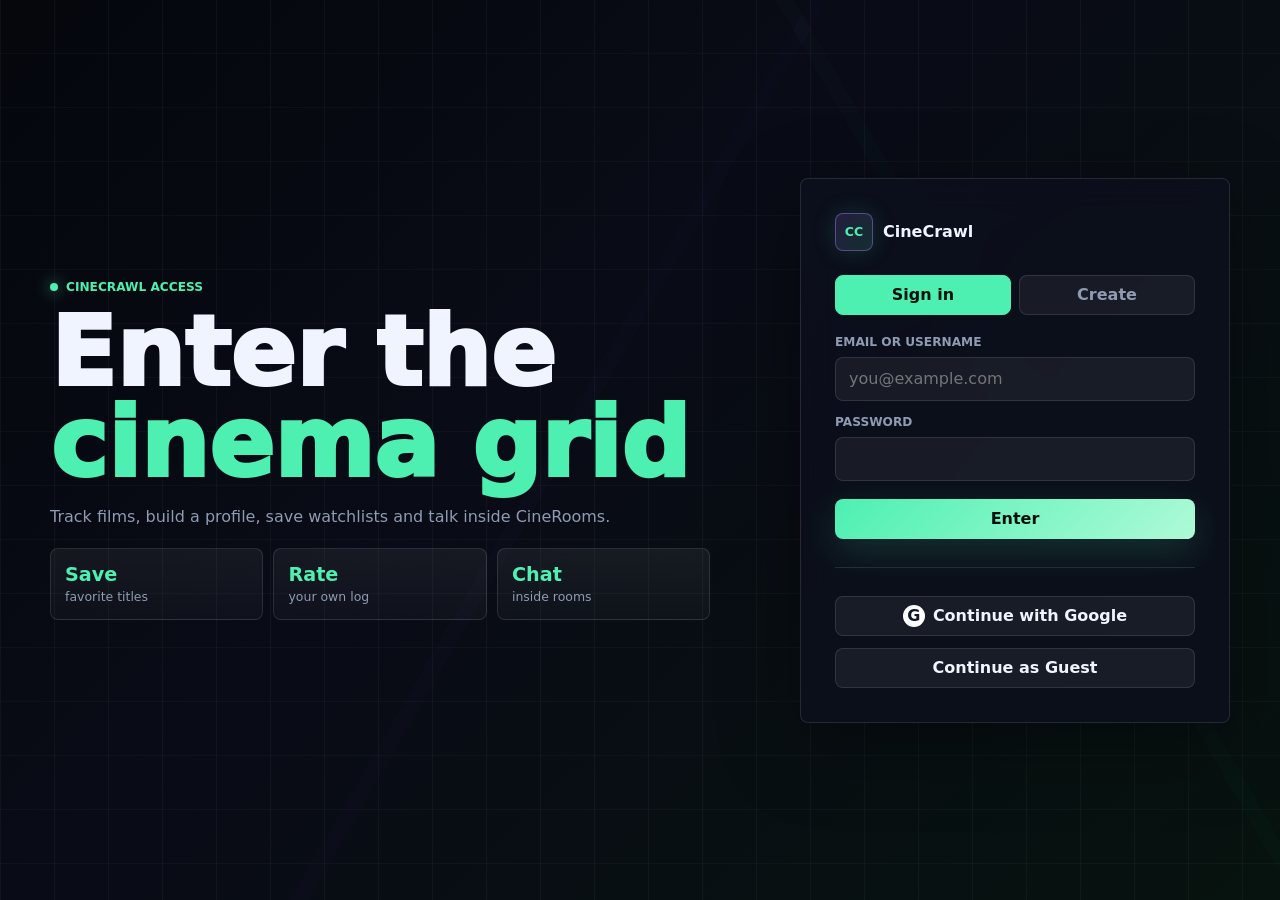
<file: index.html>
<!DOCTYPE html>
<html lang="en">
<head>
  <meta charset="UTF-8">
  <meta name="viewport" content="width=device-width, initial-scale=1">
  <title>CineCrawl | Home</title>
  <link rel="stylesheet" href="style.css">
  <script src="script.js" defer></script>
</head>
<body data-page="home">
  <nav class="navbar">
    <a href="index.html" class="logo"><span class="logo-mark">CC</span><span>CineCrawl</span></a>
    <button class="icon-button nav-toggle" type="button" data-action="toggle-nav">Menu</button>
    <div class="nav-links">
      <a href="index.html">Home</a>
      <a href="crawl.html">The Crawl</a>
      <a href="chatrooms.html">CineRooms</a>
      <a href="results.html?mode=upcoming">Upcoming</a>
    </div>
    <div class="nav-tools">
      <div class="nav-search">
        <span class="search-icon">S</span>
        <input type="search" id="searchInput" placeholder="Search movies" autocomplete="off">
        <div class="search-dropdown" id="searchDropdown"></div>
      </div>
      <a href="profile.html" aria-label="Profile"><img id="navAvatar" class="avatar-link" src="" alt=""></a>
      <button class="btn-secondary" type="button" data-action="logout">Exit</button>
    </div>
  </nav>

  <main class="page-shell">
    <section class="hero">
      <div>
        <span class="eyebrow">Cinematic discovery grid</span>
        <h1 class="hero-title">Track the signal inside your <span>movie universe</span></h1>
        <p class="hero-copy">Find movies by mood, studio, release window and community taste. Build a watchlist that moves from classics to fresh premieres without losing the thread.</p>
        <div class="hero-actions">
          <a href="crawl.html" class="btn-primary">Start The Crawl</a>
          <a href="results.html?mode=upcoming" class="btn-secondary">Upcoming Movies</a>
          <a href="chatrooms.html" class="btn-secondary">Open CineRooms</a>
        </div>
        <div class="stats-strip">
          <div class="stat-tile"><strong>4</strong><span>movie lanes</span></div>
          <div class="stat-tile"><strong>12</strong><span>studio portals</span></div>
          <div class="stat-tile"><strong>24h</strong><span>watchlist momentum</span></div>
        </div>
      </div>
      <div class="hero-visual">
        <div class="poster-mosaic" id="heroPosters"></div>
      </div>
    </section>

    <section class="section">
      <div class="section-head">
        <div>
          <span class="eyebrow">Studios</span>
          <h2 class="section-title">Explore <span>universes</span></h2>
        </div>
      </div>
      <div class="studio-grid" id="studioGrid"></div>
    </section>

    <section class="section">
      <div class="section-head">
        <div>
          <span class="eyebrow">Weekly pulse</span>
          <h2 class="section-title">Trending <span>now</span></h2>
        </div>
        <a href="results.html?mode=trending" class="btn-secondary">See all</a>
      </div>
      <div class="movie-row" id="trendingRow"></div>
    </section>

    <section class="section">
      <div class="section-head">
        <div>
          <span class="eyebrow">Release watch</span>
          <h2 class="section-title">Upcoming <span>movies</span></h2>
        </div>
        <a href="results.html?mode=upcoming" class="btn-secondary">See all</a>
      </div>
      <div class="movie-row" id="upcomingRow"></div>
    </section>

    <section class="section">
      <div class="section-head">
        <div>
          <span class="eyebrow">Long-term signal</span>
          <h2 class="section-title">Top <span>rated</span></h2>
        </div>
        <a href="results.html?mode=toprated" class="btn-secondary">See all</a>
      </div>
      <div class="movie-row" id="topRatedRow"></div>
    </section>

    <section class="section">
      <div class="section-head">
        <div>
          <span class="eyebrow">Evergreen</span>
          <h2 class="section-title">Classics <span>matrix</span></h2>
        </div>
      </div>
      <div class="filter-bar" id="evergreenTabs"></div>
      <div class="poster-grid" id="evergreenGrid"></div>
    </section>

    <section class="section">
      <div class="section-head">
        <div>
          <span class="eyebrow">Community</span>
          <h2 class="section-title">CineRooms <span>online</span></h2>
        </div>
        <a href="chatrooms.html" class="btn-secondary">Browse rooms</a>
      </div>
      <div class="room-preview-grid" id="roomsPreview"></div>
    </section>

    <section class="section">
      <div class="section-head">
        <div>
          <span class="eyebrow">Current lane</span>
          <h2 class="section-title">Now <span>playing</span></h2>
        </div>
        <a href="results.html?mode=nowplaying" class="btn-secondary">See all</a>
      </div>
      <div class="movie-row" id="nowPlayingRow"></div>
    </section>
  </main>
</body>
</html>
</file>
<file: style.css>
:root {
  --bg: #05070d;
  --bg-soft: #090d16;
  --panel: rgba(15, 20, 34, 0.86);
  --panel-solid: #101622;
  --panel-2: #151d2d;
  --line: rgba(226, 234, 255, 0.12);
  --line-strong: rgba(164, 117, 255, 0.45);
  --text: #eff4ff;
  --muted: #8f9bb3;
  --muted-2: #647089;
  --violet: #a475ff;
  --violet-soft: rgba(164, 117, 255, 0.16);
  --mint: #4df0b1;
  --mint-soft: rgba(77, 240, 177, 0.14);
  --warning: #f2c75f;
  --danger: #ff5d84;
  --shadow: 0 22px 80px rgba(0, 0, 0, 0.38);
  --radius: 8px;
  --nav-h: 72px;
  --content: min(1180px, calc(100vw - 32px));
  color-scheme: dark;
}

* {
  box-sizing: border-box;
  margin: 0;
  padding: 0;
}

html {
  scroll-behavior: smooth;
}

body {
  min-height: 100vh;
  overflow-x: hidden;
  background:
    linear-gradient(90deg, rgba(255,255,255,0.035) 1px, transparent 1px),
    linear-gradient(0deg, rgba(255,255,255,0.028) 1px, transparent 1px),
    linear-gradient(135deg, #05070d 0%, #090b16 42%, #07130f 100%);
  background-size: 54px 54px, 54px 54px, auto;
  color: var(--text);
  font-family: Inter, ui-sans-serif, system-ui, -apple-system, BlinkMacSystemFont, "Segoe UI", sans-serif;
  letter-spacing: 0;
}

body::before {
  content: "";
  position: fixed;
  inset: 0;
  pointer-events: none;
  z-index: 0;
  opacity: 0.28;
  background-image:
    linear-gradient(120deg, transparent 0 45%, rgba(164, 117, 255, 0.08) 45% 46%, transparent 46%),
    linear-gradient(60deg, transparent 0 72%, rgba(77, 240, 177, 0.07) 72% 73%, transparent 73%);
}

body > * {
  position: relative;
  z-index: 1;
}

a {
  color: inherit;
}

button,
input,
textarea {
  font: inherit;
}

button {
  border: 0;
}

img {
  max-width: 100%;
}

body.modal-open {
  overflow: hidden;
}

.page-shell {
  width: var(--content);
  margin: 0 auto;
  padding: calc(var(--nav-h) + 42px) 0 72px;
}

.navbar {
  position: fixed;
  inset: 0 0 auto;
  z-index: 1000;
  min-height: var(--nav-h);
  display: grid;
  grid-template-columns: auto 1fr auto;
  align-items: center;
  gap: 18px;
  padding: 12px max(16px, calc((100vw - 1180px) / 2));
  background: rgba(5, 7, 13, 0.78);
  border-bottom: 1px solid var(--line);
  backdrop-filter: blur(18px);
}

.logo {
  display: inline-flex;
  align-items: center;
  gap: 10px;
  color: var(--text);
  font-weight: 900;
  letter-spacing: 0;
  text-decoration: none;
  white-space: nowrap;
}

.logo-mark {
  display: grid;
  width: 38px;
  height: 38px;
  place-items: center;
  border: 1px solid var(--line-strong);
  border-radius: var(--radius);
  background: linear-gradient(135deg, var(--violet-soft), var(--mint-soft));
  color: var(--mint);
  box-shadow: 0 0 24px rgba(77, 240, 177, 0.16);
  font-size: 0.78rem;
}

.nav-links,
.nav-tools {
  display: flex;
  align-items: center;
  gap: 10px;
}

.nav-links {
  justify-content: center;
}

.nav-links a,
.text-link {
  color: var(--muted);
  text-decoration: none;
  font-size: 0.9rem;
  font-weight: 700;
  padding: 9px 11px;
  border-radius: var(--radius);
  transition: color 0.2s, background 0.2s;
}

.nav-links a:hover,
.nav-links a.active,
.text-link:hover {
  color: var(--text);
  background: rgba(255, 255, 255, 0.055);
}

.nav-toggle {
  display: none;
  justify-self: end;
}

.nav-search {
  position: relative;
  min-width: min(300px, 28vw);
}

.nav-search input {
  width: 100%;
  height: 40px;
  padding: 0 14px 0 38px;
  color: var(--text);
  background: rgba(255, 255, 255, 0.055);
  border: 1px solid var(--line);
  border-radius: var(--radius);
  outline: none;
  transition: border-color 0.2s, box-shadow 0.2s, background 0.2s;
}

.nav-search input:focus {
  border-color: var(--mint);
  background: rgba(255, 255, 255, 0.075);
  box-shadow: 0 0 0 4px rgba(77, 240, 177, 0.08);
}

.search-icon {
  position: absolute;
  left: 12px;
  top: 50%;
  color: var(--muted-2);
  transform: translateY(-50%);
}

.search-dropdown {
  position: absolute;
  top: calc(100% + 10px);
  right: 0;
  width: min(420px, 88vw);
  max-height: min(520px, 70vh);
  overflow: auto;
  display: none;
  border: 1px solid var(--line);
  border-radius: var(--radius);
  background: rgba(10, 14, 24, 0.96);
  box-shadow: var(--shadow);
}

.search-dropdown.open {
  display: block;
}

.search-result-item {
  display: grid;
  grid-template-columns: 44px 1fr auto;
  gap: 12px;
  align-items: center;
  padding: 10px;
  color: var(--text);
  cursor: pointer;
  border-bottom: 1px solid rgba(255, 255, 255, 0.07);
}

.search-result-item:hover {
  background: rgba(255, 255, 255, 0.055);
}

.search-result-item img {
  width: 44px;
  aspect-ratio: 2 / 3;
  border-radius: 6px;
  object-fit: cover;
  background: var(--panel-2);
}

.search-result-info h4 {
  font-size: 0.9rem;
  line-height: 1.25;
}

.search-result-info p,
.search-result-score {
  color: var(--muted);
  font-size: 0.78rem;
}

.avatar-link,
.avatar-small {
  width: 38px;
  height: 38px;
  border-radius: 50%;
  border: 2px solid rgba(77, 240, 177, 0.55);
  object-fit: cover;
  background: var(--panel-2);
}

.btn,
.btn-primary,
.btn-secondary,
.btn-danger,
.icon-button,
.chip,
.tab-btn,
.small-btn {
  min-height: 40px;
  display: inline-flex;
  align-items: center;
  justify-content: center;
  gap: 8px;
  border-radius: var(--radius);
  cursor: pointer;
  text-decoration: none;
  font-weight: 800;
  transition: transform 0.2s, border-color 0.2s, background 0.2s, color 0.2s, box-shadow 0.2s;
}

.btn-primary {
  padding: 0 18px;
  color: #04110c;
  background: linear-gradient(135deg, var(--mint), #aefad7);
  box-shadow: 0 12px 36px rgba(77, 240, 177, 0.16);
}

.btn-primary:hover {
  transform: translateY(-2px);
  box-shadow: 0 18px 42px rgba(77, 240, 177, 0.24);
}

.btn-secondary {
  padding: 0 18px;
  color: var(--text);
  background: rgba(255, 255, 255, 0.055);
  border: 1px solid var(--line);
}

.btn-secondary:hover,
.small-btn:hover {
  border-color: var(--violet);
  color: var(--text);
  background: rgba(164, 117, 255, 0.11);
}

.btn-danger {
  padding: 0 16px;
  color: var(--danger);
  background: rgba(255, 93, 132, 0.11);
  border: 1px solid rgba(255, 93, 132, 0.35);
}

.icon-button,
.small-btn {
  min-width: 40px;
  padding: 0 10px;
  color: var(--muted);
  background: rgba(255, 255, 255, 0.055);
  border: 1px solid var(--line);
}

.eyebrow {
  display: inline-flex;
  align-items: center;
  gap: 8px;
  color: var(--mint);
  font-size: 0.76rem;
  font-weight: 900;
  letter-spacing: 0;
  text-transform: uppercase;
}

.eyebrow::before {
  content: "";
  width: 8px;
  height: 8px;
  border-radius: 50%;
  background: var(--mint);
  box-shadow: 0 0 16px rgba(77, 240, 177, 0.8);
}

.hero {
  display: grid;
  grid-template-columns: minmax(0, 1fr) minmax(320px, 480px);
  gap: clamp(24px, 6vw, 72px);
  align-items: center;
  min-height: calc(100vh - var(--nav-h) - 42px);
  padding-bottom: 48px;
}

.hero-title,
.page-title,
.section-title,
.detail-title {
  font-weight: 950;
  letter-spacing: 0;
  line-height: 0.96;
}

.hero-title {
  max-width: 760px;
  margin-top: 14px;
  font-size: clamp(3rem, 8vw, 6.5rem);
}

.hero-title span,
.section-title span,
.page-title span {
  color: var(--mint);
}

.hero-copy {
  max-width: 610px;
  margin-top: 20px;
  color: var(--muted);
  font-size: clamp(1rem, 2vw, 1.18rem);
  line-height: 1.7;
}

.hero-actions {
  display: flex;
  flex-wrap: wrap;
  gap: 12px;
  margin-top: 28px;
}

.hero-visual {
  min-height: 520px;
  position: relative;
}

.poster-mosaic {
  display: grid;
  grid-template-columns: repeat(3, minmax(80px, 1fr));
  gap: 10px;
  transform: perspective(900px) rotateY(-8deg) rotateX(4deg);
}

.poster-mosaic img {
  width: 100%;
  aspect-ratio: 2 / 3;
  object-fit: cover;
  border: 1px solid var(--line);
  border-radius: var(--radius);
  background: var(--panel-2);
  box-shadow: 0 18px 42px rgba(0, 0, 0, 0.32);
}

.poster-mosaic img:nth-child(2n) {
  transform: translateY(34px);
}

.stats-strip {
  display: grid;
  grid-template-columns: repeat(3, 1fr);
  gap: 10px;
  margin-top: 18px;
}

.stat-tile,
.panel,
.movie-card,
.studio-card,
.room-card,
.mood-card,
.profile-card,
.metric-box,
.review-row,
.provider-card {
  border: 1px solid var(--line);
  border-radius: var(--radius);
  background: linear-gradient(180deg, rgba(255, 255, 255, 0.06), rgba(255, 255, 255, 0.028));
}

.stat-tile {
  padding: 14px;
}

.stat-tile strong {
  display: block;
  color: var(--mint);
  font-size: 1.2rem;
}

.stat-tile span {
  color: var(--muted);
  font-size: 0.78rem;
}

.section {
  padding: 56px 0;
}

.section-head,
.results-header,
.profile-top {
  display: flex;
  align-items: end;
  justify-content: space-between;
  gap: 18px;
  margin-bottom: 22px;
}

.section-title,
.page-title {
  font-size: clamp(2rem, 4vw, 3.2rem);
}

.section-sub {
  max-width: 620px;
  margin-top: 8px;
  color: var(--muted);
  line-height: 1.6;
}

.studio-grid,
.mood-grid,
.room-preview-grid,
.results-grid,
.poster-grid {
  display: grid;
  gap: 14px;
}

.studio-grid {
  grid-template-columns: repeat(auto-fit, minmax(150px, 1fr));
}

.room-preview-grid {
  grid-template-columns: repeat(auto-fit, minmax(220px, 1fr));
}

.studio-card,
.mood-card,
.room-card {
  min-height: 128px;
  padding: 18px;
  text-align: left;
  color: var(--text);
  position: relative;
  overflow: hidden;
}

.studio-card::after,
.mood-card::after,
.room-card::after {
  content: "";
  position: absolute;
  inset: auto 12px 12px 12px;
  height: 2px;
  background: linear-gradient(90deg, var(--violet), var(--mint));
  opacity: 0.65;
}

.studio-card:hover,
.mood-card:hover,
.room-card:hover,
.movie-card:hover {
  transform: translateY(-4px);
  border-color: var(--line-strong);
  box-shadow: 0 18px 54px rgba(0, 0, 0, 0.28);
}

.studio-icon,
.mood-icon,
.room-icon {
  width: 42px;
  height: 42px;
  display: grid;
  place-items: center;
  margin-bottom: 12px;
  border: 1px solid rgba(77, 240, 177, 0.32);
  border-radius: var(--radius);
  color: var(--mint);
  background: rgba(77, 240, 177, 0.08);
  font-weight: 900;
}

.studio-card h3,
.mood-card h3,
.room-card h3 {
  margin-bottom: 6px;
  font-size: 1rem;
}

.studio-card p,
.mood-card p,
.room-card p {
  color: var(--muted);
  font-size: 0.84rem;
  line-height: 1.45;
}

.movie-row {
  display: grid;
  grid-auto-flow: column;
  grid-auto-columns: clamp(150px, 16vw, 190px);
  gap: 14px;
  overflow-x: auto;
  overscroll-behavior-inline: contain;
  padding: 6px 0 18px;
  scrollbar-color: var(--violet) transparent;
  scroll-snap-type: x proximity;
}

.movie-row > * {
  scroll-snap-align: start;
}

.results-grid,
.poster-grid {
  grid-template-columns: repeat(auto-fill, minmax(160px, 1fr));
}

.movie-card {
  overflow: hidden;
  cursor: pointer;
  transition: transform 0.2s, border-color 0.2s, box-shadow 0.2s;
}

.movie-poster {
  position: relative;
  background: #111827;
}

.movie-poster img {
  width: 100%;
  aspect-ratio: 2 / 3;
  display: block;
  object-fit: cover;
}

.card-actions {
  position: absolute;
  inset: 8px 8px auto;
  display: flex;
  justify-content: space-between;
  gap: 8px;
}

.card-action {
  min-width: 34px;
  height: 34px;
  padding: 0 8px;
  color: var(--text);
  border: 1px solid rgba(255, 255, 255, 0.16);
  border-radius: var(--radius);
  background: rgba(5, 7, 13, 0.72);
  cursor: pointer;
  font-size: 0.74rem;
  font-weight: 900;
  backdrop-filter: blur(10px);
}

.card-action.active {
  color: #06120e;
  background: var(--mint);
  border-color: var(--mint);
}

.movie-meta {
  padding: 12px;
}

.movie-meta h3 {
  min-height: 2.5em;
  font-size: 0.94rem;
  line-height: 1.25;
}

.movie-meta p {
  display: flex;
  justify-content: space-between;
  gap: 10px;
  margin-top: 8px;
  color: var(--muted);
  font-size: 0.78rem;
}

.chip-row,
.filter-bar,
.tag-group,
.profile-actions {
  display: flex;
  flex-wrap: wrap;
  gap: 10px;
}

.chip,
.tag {
  min-height: 34px;
  padding: 0 13px;
  color: var(--muted);
  border: 1px solid var(--line);
  background: rgba(255, 255, 255, 0.045);
  border-radius: var(--radius);
  cursor: pointer;
  font-weight: 800;
  font-size: 0.82rem;
}

.chip.active,
.tag.active,
.chip:hover,
.tag:hover {
  color: var(--mint);
  border-color: rgba(77, 240, 177, 0.5);
  background: rgba(77, 240, 177, 0.09);
}

.loader,
.empty-state {
  display: grid;
  place-items: center;
  min-height: 160px;
  padding: 28px;
  color: var(--muted);
  text-align: center;
  border: 1px solid var(--line);
  border-radius: var(--radius);
  background: rgba(255, 255, 255, 0.035);
}

.loader::before {
  content: "";
  width: 30px;
  height: 30px;
  border: 3px solid rgba(255, 255, 255, 0.14);
  border-top-color: var(--mint);
  border-radius: 50%;
  animation: spin 0.8s linear infinite;
}

.form-grid {
  display: grid;
  grid-template-columns: repeat(2, minmax(0, 1fr));
  gap: 14px;
}

.form-field {
  display: grid;
  gap: 8px;
}

.form-field label {
  color: var(--muted);
  font-size: 0.76rem;
  font-weight: 900;
  text-transform: uppercase;
}

.form-input,
textarea.form-input,
.chat-input textarea {
  width: 100%;
  color: var(--text);
  border: 1px solid var(--line);
  border-radius: var(--radius);
  background: rgba(255, 255, 255, 0.055);
  outline: none;
  transition: border-color 0.2s, box-shadow 0.2s;
}

.form-input {
  min-height: 44px;
  padding: 0 13px;
}

textarea.form-input,
.chat-input textarea {
  min-height: 104px;
  padding: 12px 13px;
  resize: vertical;
}

.form-input:focus,
textarea.form-input:focus,
.chat-input textarea:focus {
  border-color: var(--mint);
  box-shadow: 0 0 0 4px rgba(77, 240, 177, 0.08);
}

.form-error,
.error-msg {
  display: none;
  color: var(--danger);
  font-size: 0.84rem;
}

.form-error.show,
.error-msg.show {
  display: block;
}

.login-page {
  min-height: 100vh;
  display: grid;
  grid-template-columns: minmax(0, 1fr) minmax(320px, 430px);
  gap: clamp(24px, 7vw, 96px);
  align-items: center;
  width: var(--content);
  margin: 0 auto;
  padding: 32px 0;
}

.login-art {
  min-height: min(720px, 82vh);
  display: grid;
  align-content: center;
}

.login-card,
.panel {
  padding: clamp(20px, 4vw, 34px);
  border: 1px solid var(--line);
  border-radius: var(--radius);
  background: rgba(12, 16, 29, 0.86);
  box-shadow: var(--shadow);
  backdrop-filter: blur(16px);
}

.login-title {
  margin: 14px 0;
  font-size: clamp(3rem, 8vw, 6rem);
  font-weight: 950;
  line-height: 0.95;
}

.login-sub,
.muted {
  color: var(--muted);
  line-height: 1.6;
}

.google-btn span {
  width: 22px;
  height: 22px;
  display: grid;
  place-items: center;
  border-radius: 50%;
  color: #111827;
  background: #fff;
  font-weight: 900;
}

.password-rules {
  display: grid;
  gap: 7px;
  margin-top: 10px;
  padding: 12px;
  color: var(--muted);
  border: 1px solid var(--line);
  border-radius: var(--radius);
  background: rgba(255, 255, 255, 0.035);
  font-size: 0.78rem;
}

.password-rules span {
  display: flex;
  align-items: center;
  gap: 8px;
}

.password-rules span::before {
  content: "";
  width: 8px;
  height: 8px;
  border-radius: 50%;
  background: var(--muted-2);
}

.password-rules span.pass {
  color: var(--mint);
}

.password-rules span.pass::before {
  background: var(--mint);
  box-shadow: 0 0 12px rgba(77, 240, 177, 0.7);
}

.tab-row {
  display: grid;
  grid-template-columns: repeat(2, 1fr);
  gap: 8px;
  margin-bottom: 20px;
}

.tab-btn {
  color: var(--muted);
  background: rgba(255, 255, 255, 0.055);
  border: 1px solid var(--line);
}

.tab-btn.active {
  color: #06120e;
  background: var(--mint);
  border-color: var(--mint);
}

.divider {
  height: 1px;
  margin: 28px 0;
  border: 0;
  background: var(--line);
}

.crawl-wrap {
  display: grid;
  place-items: center;
  min-height: calc(100vh - var(--nav-h) - 110px);
}

.crawl-panel {
  width: min(880px, 100%);
}

.stepper {
  display: grid;
  grid-template-columns: 42px 1fr 42px 1fr 42px;
  align-items: center;
  gap: 10px;
  margin-bottom: 26px;
}

.step-dot {
  width: 42px;
  height: 42px;
  display: grid;
  place-items: center;
  color: var(--muted);
  border: 1px solid var(--line);
  border-radius: var(--radius);
  background: rgba(255, 255, 255, 0.045);
  font-weight: 900;
}

.step-dot.active {
  color: #06120e;
  border-color: var(--mint);
  background: var(--mint);
}

.step-line {
  height: 1px;
  background: var(--line);
}

.mood-grid {
  grid-template-columns: repeat(auto-fit, minmax(180px, 1fr));
  margin-top: 28px;
}

.detail-hero {
  min-height: 100vh;
  display: grid;
  align-items: center;
  padding: calc(var(--nav-h) + 40px) max(16px, calc((100vw - 1180px) / 2)) 56px;
  position: relative;
  overflow: hidden;
}

.detail-backdrop {
  position: absolute;
  inset: 0;
  background-size: cover;
  background-position: center;
  filter: blur(18px) brightness(0.28) saturate(1.1);
  transform: scale(1.08);
  opacity: 0.72;
}

.detail-content {
  position: relative;
  z-index: 1;
  display: grid;
  grid-template-columns: minmax(220px, 320px) minmax(0, 1fr);
  gap: clamp(24px, 5vw, 56px);
  align-items: end;
}

.detail-poster {
  width: 100%;
  aspect-ratio: 2 / 3;
  object-fit: cover;
  border: 1px solid var(--line-strong);
  border-radius: var(--radius);
  box-shadow: var(--shadow);
}

.detail-title {
  margin: 14px 0;
  font-size: clamp(2.7rem, 7vw, 6.2rem);
}

.detail-overview {
  max-width: 760px;
  color: #d0d8ea;
  line-height: 1.75;
}

.detail-actions {
  display: flex;
  flex-wrap: wrap;
  gap: 10px;
  margin-top: 24px;
}

.detail-sections {
  width: var(--content);
  margin: 0 auto;
  padding: 42px 0 78px;
}

.detail-grid {
  display: grid;
  grid-template-columns: minmax(0, 1fr);
  gap: 28px;
}

.cast-row,
.provider-row {
  display: grid;
  grid-auto-flow: column;
  grid-auto-columns: 128px;
  gap: 12px;
  overflow-x: auto;
  padding-bottom: 12px;
}

.cast-card {
  text-align: center;
}

.cast-card img {
  width: 74px;
  height: 74px;
  object-fit: cover;
  border: 1px solid var(--line);
  border-radius: 50%;
  background: var(--panel-2);
}

.cast-card h4 {
  margin-top: 8px;
  font-size: 0.82rem;
}

.cast-card p {
  color: var(--muted);
  font-size: 0.74rem;
}

.provider-card {
  min-width: 180px;
  padding: 12px;
  display: flex;
  align-items: center;
  gap: 10px;
  text-decoration: none;
}

.provider-card img {
  width: 42px;
  height: 42px;
  border-radius: var(--radius);
  object-fit: cover;
}

.rating-panel {
  display: grid;
  gap: 18px;
}

.slider {
  width: 100%;
  accent-color: var(--mint);
}

.profile-page {
  display: grid;
  gap: 28px;
}

.profile-header {
  display: grid;
  grid-template-columns: auto minmax(0, 1fr);
  gap: 22px;
  align-items: center;
}

.profile-avatar {
  width: 118px;
  height: 118px;
  border-radius: 50%;
  border: 3px solid rgba(77, 240, 177, 0.65);
  object-fit: cover;
}

.profile-meta h1 {
  font-size: clamp(2rem, 5vw, 4rem);
  line-height: 1;
}

.metrics {
  display: grid;
  grid-template-columns: repeat(3, minmax(0, 1fr));
  gap: 10px;
  margin-top: 18px;
}

.metric-box {
  padding: 14px;
}

.metric-box strong {
  display: block;
  color: var(--mint);
  font-size: 1.45rem;
}

.metric-box span {
  color: var(--muted);
  font-size: 0.78rem;
}

.profile-tabs {
  display: flex;
  gap: 8px;
  flex-wrap: wrap;
  border-bottom: 1px solid var(--line);
  padding-bottom: 10px;
}

.profile-panel[hidden] {
  display: none;
}

.review-row {
  padding: 14px;
  margin-bottom: 10px;
  cursor: pointer;
}

.review-row:hover {
  border-color: var(--line-strong);
}

.avatar-grid {
  display: grid;
  grid-template-columns: repeat(auto-fill, minmax(64px, 1fr));
  gap: 10px;
}

.avatar-option {
  width: 64px;
  height: 64px;
  border-radius: 50%;
  border: 2px solid transparent;
  background: var(--panel-2);
  cursor: pointer;
}

.avatar-option.active,
.avatar-option:hover {
  border-color: var(--mint);
}

.chat-layout {
  height: calc(100vh - var(--nav-h));
  margin-top: var(--nav-h);
  display: grid;
  grid-template-columns: 320px minmax(0, 1fr);
  overflow: hidden;
}

.rooms-sidebar,
.chat-panel {
  min-height: 0;
  border-top: 1px solid var(--line);
}

.rooms-sidebar {
  display: grid;
  grid-template-rows: auto 1fr auto;
  background: rgba(10, 14, 24, 0.82);
  border-right: 1px solid var(--line);
}

.rooms-head {
  padding: 18px;
  border-bottom: 1px solid var(--line);
}

.sync-badge {
  display: inline-flex;
  align-items: center;
  gap: 8px;
  min-height: 30px;
  margin: 0 0 12px;
  padding: 0 10px;
  color: var(--muted);
  border: 1px solid var(--line);
  border-radius: var(--radius);
  background: rgba(255, 255, 255, 0.04);
  font-size: 0.76rem;
  font-weight: 800;
}

.sync-badge::before {
  content: "";
  width: 8px;
  height: 8px;
  border-radius: 50%;
  background: var(--warning);
}

.sync-badge.online {
  color: var(--mint);
  border-color: rgba(77, 240, 177, 0.35);
}

.sync-badge.online::before {
  background: var(--mint);
  box-shadow: 0 0 14px rgba(77, 240, 177, 0.8);
}

.sync-badge.offline::before {
  background: var(--danger);
}

.rooms-list {
  overflow: auto;
  padding: 8px;
}

.room-list-item {
  width: 100%;
  display: grid;
  grid-template-columns: 42px 1fr auto;
  gap: 10px;
  align-items: center;
  padding: 10px;
  color: var(--text);
  text-align: left;
  border: 1px solid transparent;
  border-radius: var(--radius);
  background: transparent;
  cursor: pointer;
}

.room-list-item:hover,
.room-list-item.active {
  border-color: var(--line-strong);
  background: rgba(164, 117, 255, 0.09);
}

.room-list-item h4 {
  font-size: 0.9rem;
}

.room-list-item p {
  color: var(--muted);
  font-size: 0.76rem;
}

.room-dot {
  width: 8px;
  height: 8px;
  border-radius: 50%;
  background: var(--mint);
  box-shadow: 0 0 14px rgba(77, 240, 177, 0.8);
}

.chat-panel {
  display: grid;
  grid-template-rows: auto 1fr auto;
  background: rgba(5, 7, 13, 0.48);
}

.chat-empty {
  grid-row: 1 / -1;
  display: grid;
  place-items: center;
  padding: 24px;
  color: var(--muted);
  text-align: center;
}

.chat-topbar {
  display: grid;
  grid-template-columns: 46px 1fr auto;
  gap: 12px;
  align-items: center;
  padding: 14px 18px;
  border-bottom: 1px solid var(--line);
  background: rgba(10, 14, 24, 0.82);
}

.topbar-actions {
  display: flex;
  justify-content: flex-end;
  gap: 8px;
  flex-wrap: wrap;
}

.messages-area {
  min-height: 0;
  overflow: auto;
  padding: 18px;
}

.request-panel,
.invite-panel {
  margin-bottom: 14px;
  padding: 14px;
  border: 1px solid rgba(77, 240, 177, 0.28);
  border-radius: var(--radius);
  background: rgba(77, 240, 177, 0.07);
}

.request-row {
  display: grid;
  grid-template-columns: 36px minmax(0, 1fr) auto;
  gap: 10px;
  align-items: center;
  margin-top: 10px;
}

.message {
  display: grid;
  grid-template-columns: 36px minmax(0, 1fr);
  gap: 10px;
  max-width: min(720px, 90%);
  margin-bottom: 14px;
}

.message.mine {
  grid-template-columns: minmax(0, 1fr) 36px;
  margin-left: auto;
}

.message-avatar {
  width: 36px;
  height: 36px;
  border-radius: 50%;
}

.message-body {
  padding: 12px;
  border: 1px solid var(--line);
  border-radius: var(--radius);
  background: rgba(255, 255, 255, 0.055);
}

.message.mine .message-body {
  color: #06120e;
  background: linear-gradient(135deg, var(--mint), #c3ffe4);
}

.message-name {
  margin-bottom: 4px;
  color: var(--mint);
  font-size: 0.78rem;
  font-weight: 900;
}

.message.mine .message-name {
  color: #06452f;
}

.message-text {
  white-space: pre-wrap;
  overflow-wrap: anywhere;
  line-height: 1.55;
}

.message-meta {
  margin-top: 8px;
  color: var(--muted);
  font-size: 0.72rem;
}

.message.mine .message-meta {
  color: rgba(4, 17, 12, 0.62);
}

.reaction-row {
  display: flex;
  gap: 6px;
  flex-wrap: wrap;
  margin-top: 8px;
}

.reaction {
  min-height: 26px;
  padding: 0 8px;
  color: var(--muted);
  border: 1px solid var(--line);
  border-radius: 6px;
  background: rgba(255, 255, 255, 0.055);
  cursor: pointer;
  font-size: 0.72rem;
}

.reaction.active {
  color: #06120e;
  background: var(--mint);
}

.chat-input {
  display: grid;
  grid-template-columns: 1fr auto;
  gap: 10px;
  padding: 14px;
  border-top: 1px solid var(--line);
  background: rgba(10, 14, 24, 0.82);
}

.chat-input textarea {
  min-height: 46px;
  max-height: 120px;
  resize: none;
}

.modal-wrap {
  position: fixed;
  inset: 0;
  z-index: 5000;
  display: none;
  place-items: center;
  padding: 18px;
  background: rgba(0, 0, 0, 0.72);
  backdrop-filter: blur(8px);
}

.modal-wrap.open {
  display: grid;
}

.modal {
  width: min(620px, 100%);
  max-height: 88vh;
  overflow: auto;
  padding: 24px;
  border: 1px solid var(--line);
  border-radius: var(--radius);
  background: #0c111d;
  box-shadow: var(--shadow);
}

.modal-head {
  display: flex;
  align-items: start;
  justify-content: space-between;
  gap: 16px;
  margin-bottom: 18px;
}

.toast {
  position: fixed;
  right: 18px;
  bottom: 18px;
  z-index: 6000;
  max-width: min(420px, calc(100vw - 36px));
  padding: 14px 16px;
  color: var(--text);
  border: 1px solid rgba(77, 240, 177, 0.38);
  border-radius: var(--radius);
  background: rgba(10, 14, 24, 0.96);
  box-shadow: var(--shadow);
  animation: toast-in 0.22s ease;
}

.toast.hide {
  animation: toast-out 0.22s ease forwards;
}

[hidden] {
  display: none !important;
}

@keyframes spin {
  to {
    transform: rotate(360deg);
  }
}

@keyframes toast-in {
  from {
    opacity: 0;
    transform: translateY(12px);
  }
}

@keyframes toast-out {
  to {
    opacity: 0;
    transform: translateY(12px);
  }
}

@media (max-width: 960px) {
  .navbar {
    grid-template-columns: auto auto;
  }

  .nav-toggle {
    display: inline-flex;
  }

  .nav-links,
  .nav-tools {
    grid-column: 1 / -1;
    display: none;
    justify-content: start;
    flex-wrap: wrap;
  }

  .navbar.open .nav-links,
  .navbar.open .nav-tools {
    display: flex;
  }

  .nav-search {
    min-width: min(100%, 420px);
    flex: 1 1 280px;
  }

  .hero,
  .login-page,
  .detail-content {
    grid-template-columns: 1fr;
  }

  .hero-visual {
    min-height: auto;
  }

  .poster-mosaic {
    transform: none;
  }

  .chat-layout {
    grid-template-columns: 1fr;
    height: auto;
    min-height: calc(100vh - var(--nav-h));
    overflow: visible;
  }

  .rooms-sidebar {
    border-right: 0;
    max-height: 380px;
  }

  .chat-panel {
    min-height: 620px;
  }
}

@media (max-width: 640px) {
  :root {
    --nav-h: 64px;
  }

  .page-shell {
    width: min(100% - 24px, 1180px);
    padding-top: calc(var(--nav-h) + 26px);
  }

  .hero {
    min-height: auto;
    padding-top: 22px;
  }

  .hero-title,
  .login-title {
    font-size: clamp(2.7rem, 18vw, 4.2rem);
  }

  .section-head,
  .results-header,
  .profile-top {
    align-items: start;
    flex-direction: column;
  }

  .movie-row {
    grid-auto-columns: 142px;
  }

  .results-grid,
  .poster-grid {
    grid-template-columns: repeat(2, minmax(0, 1fr));
  }

  .form-grid,
  .metrics,
  .stats-strip {
    grid-template-columns: 1fr;
  }

  .profile-header {
    grid-template-columns: 1fr;
  }

  .detail-hero {
    padding-left: 12px;
    padding-right: 12px;
  }

  .detail-sections {
    width: min(100% - 24px, 1180px);
  }

  .chat-topbar {
    grid-template-columns: 42px 1fr;
  }

  .chat-topbar .topbar-actions {
    grid-column: 1 / -1;
  }

  .message {
    max-width: 100%;
  }
}
</file>
